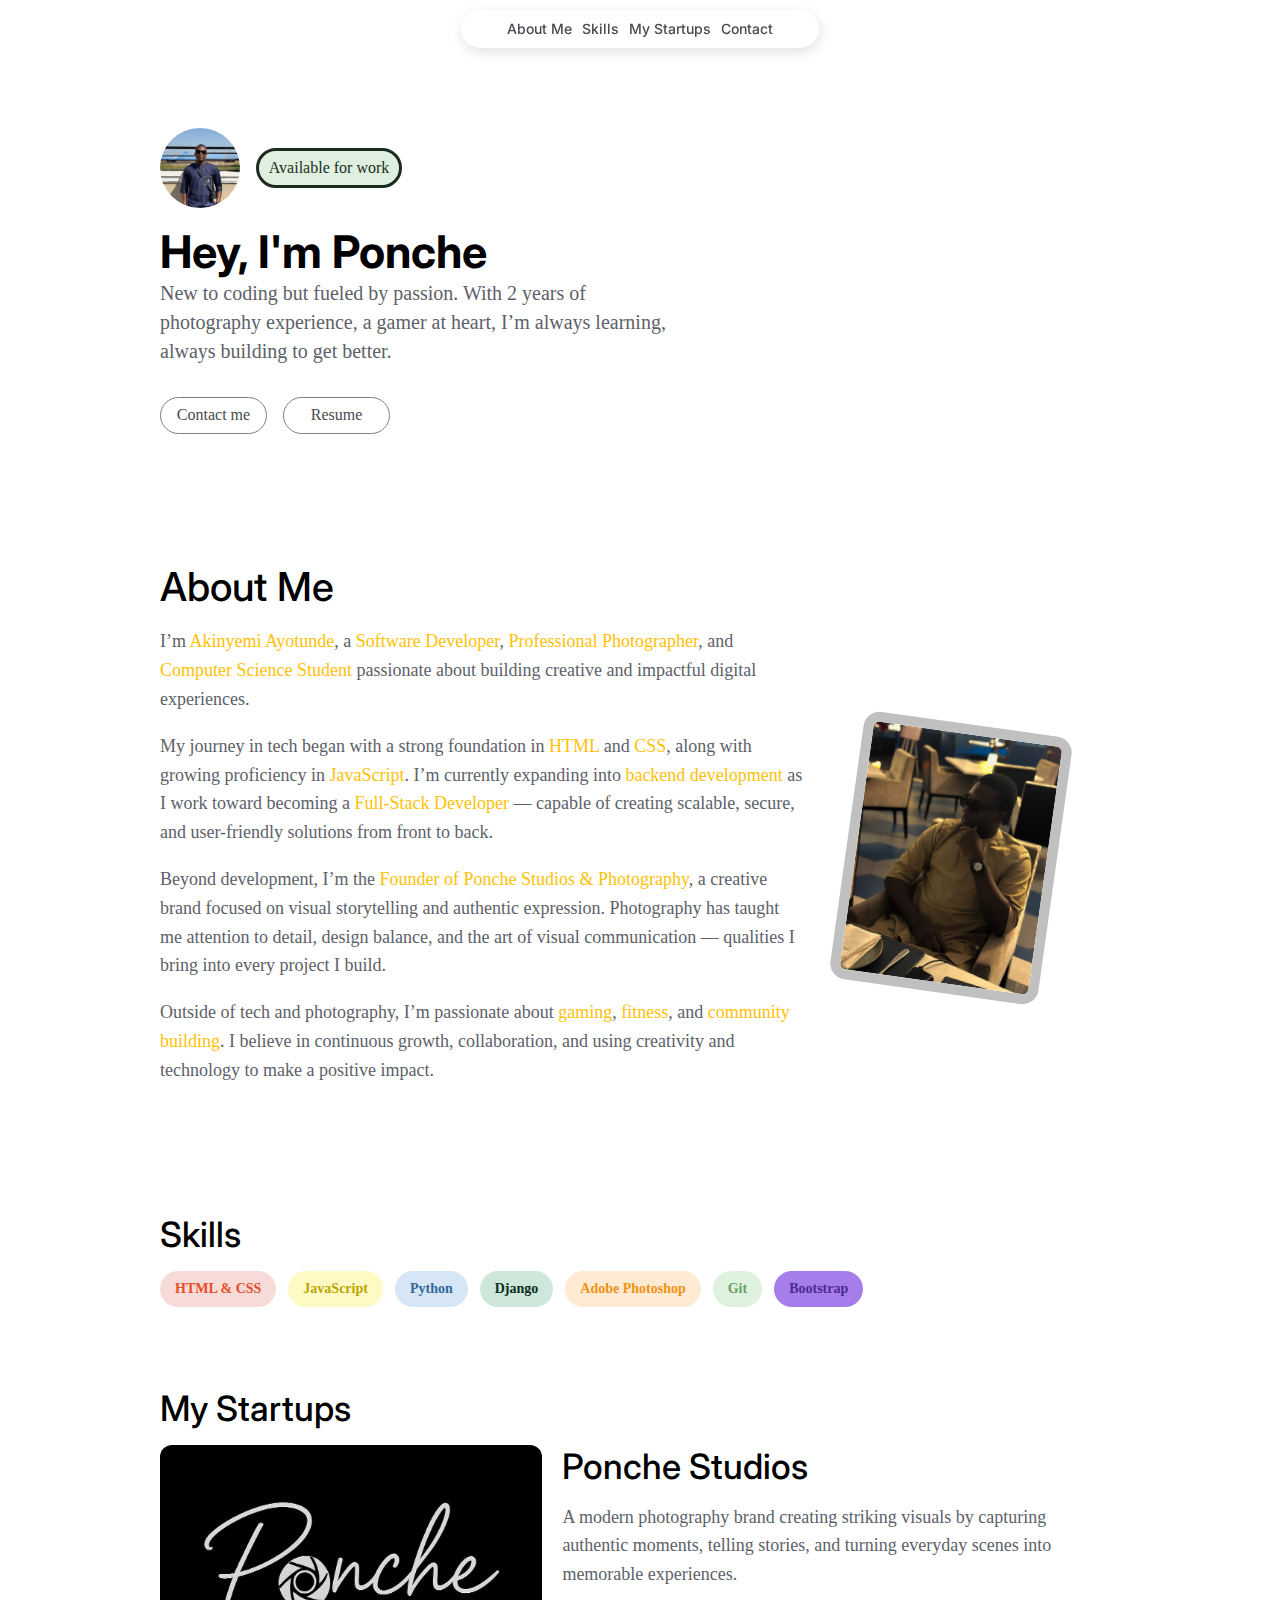
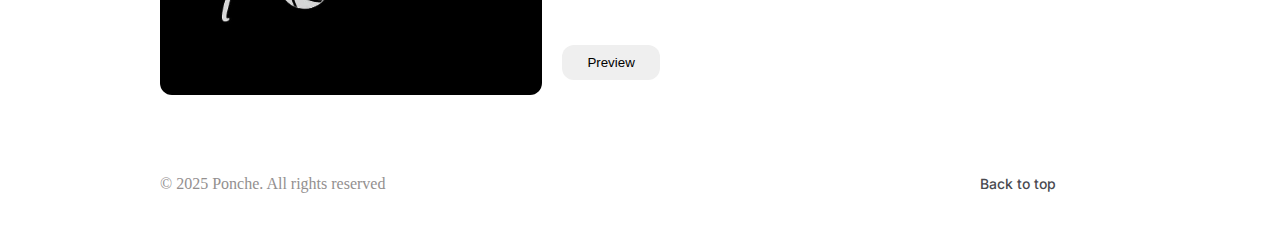
<file: index.html>
<!DOCTYPE html>
<html lang="en">
  <head>
    <meta charset="UTF-8" />
    <meta name="viewport" content="width=device-width, initial-scale=1.0" />
    <title>Ponche Portfolio</title>
    <link rel="stylesheet" href="./ponche.css" />
    <link rel="preconnect" href="https://fonts.googleapis.com" />
    <link rel="preconnect" href="https://fonts.gstatic.com" crossorigin />
    <link
      href="https://fonts.googleapis.com/css2?family=Inter:ital,opsz,wght@0,14..32,100..900;1,14..32,100..900&family=Poppins:ital,wght@0,100;0,200;0,300;0,400;0,500;0,600;0,700;0,800;0,900;1,100;1,200;1,300;1,400;1,500;1,600;1,700;1,800;1,900&display=swap"
      rel="stylesheet"
    />
    <link
      href="https://cdn.boxicons.com/3.0.3/fonts/brands/boxicons-brands.min.css"
      rel="stylesheet"
    />
  </head>
  <body>
    <div id="top"></div>
    <!-- header -->
    <div class="nav">
      <ul>
        <li><a href="#abt">About Me</a></li>
        <li><a href="#skl">Skills</a></li>
        <li><a href="#st">My Startups</a></li>
        <li><a href="#">Contact</a></li>
      </ul>
    </div>
    <!-- First section -->
    <div class="section-1">
      <div class="section-1-top">
        <img
          src="./assets/WhatsApp Image 2025-11-10 at 17.37.51_a40a2a2e.jpg"
          alt=""
        />
        <div class="link">
          <a
            href="https://www.linkedin.com/in/ayo-isaac-33b41738a?utm_source=share&utm_campaign=share_via&utm_content=profile&utm_medium=ios_app"
            >Available for work</a
          >
        </div>
      </div>
      <h1>Hey, I'm Ponche</h1>
      <p>
        New to coding but fueled by passion. With 2 years of photography
        experience, a gamer at heart, I’m always learning, always building to
        get better.
      </p>
      <div class="contact-link">
        <div class="contact"><a href="">Contact me</a></div>
        <div class="resume"><a href="">Resume</a></div>
        <ul>
          <li>
            <a href="https://www.linkedin.com/in/ayo-isaac-33b41738a?utm_source=share&utm_campaign=share_via&utm_content=profile&utm_medium=ios_app"
              ><i class="bxl bx-linkedin-square" style="font-size: 2rem"></i>
            </a>
          </li>
          <li>
            <a href="https://x.com/director_ponche?s=21"
              ><i class="bxl bx-twitter-x" style="font-size: 2rem"></i>
            </a>
          </li>
          <li>
            <a
              href="https://www.instagram.com/big.ponche?igsh=MWN1N3NqaDU2YWY1MQ%3D%3D&utm_source=qr"
              ><i class="bxl bx-instagram-alt" style="font-size: 2rem"></i>
            </a>
          </li>
          <li>
            <a href="https://www.tiktok.com/@ponche.yn?_r=1&_t=ZS-91I1nIezLVd"
              ><i class="bxl bx-tiktok" style="font-size: 2rem"></i>
            </a>
          </li>
          <li>
            <a href="https://github.com/ayoisaac306-pixel"
              ><i
                class="bxl bx-github"
                style="color: black; font-size: 2rem"
              ></i>
            </a>
          </li>
        </ul>
      </div>
    </div>
    <!-- About me section -->
    <div class="about" id="abt">
      <h2>About Me</h2>
      <div class="about-card">
        <div>
          <p>
            I’m <span>Akinyemi Ayotunde</span>, a
            <span>Software Developer</span>,
            <span>Professional Photographer</span>, and
            <span>Computer Science Student</span> passionate about building
            creative and impactful digital experiences.
          </p>
          <br />
          <p>
            My journey in tech began with a strong foundation in
            <span>HTML</span> and <span>CSS</span>, along with growing
            proficiency in <span>JavaScript</span>. I’m currently expanding into
            <span>backend development</span> as I work toward becoming a
            <span>Full-Stack Developer</span> — capable of creating scalable,
            secure, and user-friendly solutions from front to back.
          </p>
          <br />
          <p>
            Beyond development, I’m the
            <span>Founder of Ponche Studios & Photography</span>, a creative
            brand focused on visual storytelling and authentic expression.
            Photography has taught me attention to detail, design balance, and
            the art of visual communication — qualities I bring into every
            project I build.
          </p>
          <br />
          <p>
            Outside of tech and photography, I’m passionate about
            <span>gaming</span>, <span>fitness</span>, and
            <span>community building</span>. I believe in continuous growth,
            collaboration, and using creativity and technology to make a
            positive impact.
          </p>
        </div>
        <img
          src="./assets/WhatsApp Image 2025-11-11 at 22.21.38_0c920782.jpg"
          alt=""
        />
      </div>
    </div>

    <!-- skills section -->
    <div class="skill-card" id="skl">
      <h2>Skills</h2>
      <div class="skills">
        <div class="skill html">HTML & CSS</div>
        <div class="skill js">JavaScript</div>
        <div class="skill python">Python</div>
        <div class="skill django">Django</div>
        <div class="skill photoshop">Adobe Photoshop</div>
        <div class="skill git">Git</div>
        <div class="skill bootstrap">Bootstrap</div>
      </div>
    </div>

    <!-- Startup section -->
    <div class="start" id="st">
      <h2>My Startups</h2>
      <div class="st-card">
        <img
          src="./assets/WhatsApp Image 2025-11-17 at 14.23.22_f1a9a96c.jpg"
          alt=""
        />
        <div>
          <h3>Ponche Studios</h3>
          <p>
            A modern photography brand creating striking visuals by capturing
            authentic moments, telling stories, and turning everyday scenes into
            memorable experiences.
          </p>
          <button class="btn">Preview</button>
        </div>
      </div>
    </div>

    <!-- footer -->
    <footer class="footer">
      <p>&copy; 2025 Ponche. All rights reserved</p>
      <a href="#top">Back to top</a>
    </footer>
    <script src="./script.js"></script>
  </body>
</html>
</file>
<file: ponche.css>
*{
    padding: 0;
    margin: 0;
}
:root{
    --black-: hsl(215, 12%, 7%);
    --white-: hsl(0, 0%, 100%);
    --blue-:hsl(215, 89,61);
    --light-grey: hsl(224, 6%, 39%);
}
body{
    background: hsl(210, 60, 90)
}
.nav{
    width: 27%;
    background: inherit;
    box-shadow: 1px 4px 12px rgba(202, 199, 199, 0.5);
    backdrop-filter: blur(4px);
    position: sticky;
    top: 0;
    z-index: 1000;
    display: flex;
    justify-content: center;
    border-radius: 10rem;
    margin: 10px auto;
    padding: 10px 6px;
   
}
.nav ul{
    display: flex;
    gap: 10px;
}
.nav ul li{
    list-style: none;
    
}
.nav ul li a{
    text-decoration: none;
    font-family: "Inter", sans-serif;
    font-weight: 500;
    font-size: 14px;
    color: hsl(230, 4%, 30%);
}
.nav ul li a:hover{
    color: #3b82f6;
}
.section-1{
    width: 40%;
    margin: 5rem 10rem;
}
.section-1-top{
    display: flex;
    align-items: center;
    gap: 1rem;
}
.section-1-top img{
    display: block;
    width: 80px;
    height: 80px;
    border-radius: 50%;
    object-fit: cover;
}
.link{
    width: 130px;
    padding: 8px 5px;
    background: hsl(120, 36%, 91%);
    display: flex;
    justify-content: center;
    border: solid hsl(120, 22%, 14%);
    border-radius:  10rem;
    animation: morph 5s infinite alternate;
    transition: transform 0.2s ease;
}
.link:hover{
    transform: scale(1.04);
}
@keyframes morph{
    0%{
        border-radius: 10rem;
    }
    25%{
        border-radius: 5rem 15rem 8rem 12rem;
    }
    50% {
    border-radius: 12rem 8rem 15rem 5rem;
    }
    75% {
    border-radius: 7rem 12rem 10rem 10rem;
    }
    100% {
    border-radius: 10rem;
    }
}
.link a{
    text-decoration: none;
    color: hsl(120, 22%, 14%);
}
.section-1 h1{
    font-family: "Inter", sans-serif;
    font-weight: 700;
    font-size: 45px;
    margin-top: 1rem;
}
.section-1 p{
    color: var(--light-grey);
    font-weight: 400;
    font-size: 20px;
    line-height: 1.8rem;
}
.contact-link{
    display: flex;
    gap: 1rem;
    margin-top: 2rem;
}
.contact{
    width: 95px;
    padding: 8px 5px;
    display: flex;
    justify-content: center;
    background: white;
    border: solid grey 1px;
    border-radius: 10rem;
    cursor: pointer;
}
.contact:hover{
    background: var(--black-);
}
.contact a{
    text-decoration: none;
    color: hsl(230, 4%, 30%);;
}
.contact a:hover{
    color: var(--white-);
}
.resume{
    width: 95px;
    padding: 8px 5px;
    display: flex;
    justify-content: center;
    background: white;
    border: solid grey 1px;
    border-radius: 10rem;
    cursor: pointer;
}
.resume:hover{
    background: var(--black-);
}
.resume a{
    text-decoration: none;
    color: hsl(230, 4%, 30%);;
}
.resume a:hover{
    color: var(--white-);
}
.contact-link ul li{
    display: inline;
    list-style: none;
    
}
.contact-link ul li a{
    text-decoration: none;
    color: black;
    margin-right: 10px ; 
    transition: transform 0.3s ease;
}
.contact-link ul li a i:hover{
    transform: scale(1.1);
}
.about{
    width: 70%;
    margin: 8rem 10rem;
}
.about h2{
    font-family: "Inter", sans-serif;
    font-weight: 500;
    font-size: 40px;
    margin-bottom: 1rem;
}
.about-card{
    display: flex;
    gap: 1.5rem;
}
.about-card p{
    color: var(--light-grey);
    font-weight: 400;
    font-size: 18px;
    line-height: 1.8rem;
}
.about-card p span{
    color: #ffc107;
}
.about-card img{
    width: 250px;
    height: 250px;
    margin-top: 6rem;
    margin-left: 1rem;
    border: solid 10px silver;
    border-radius: 1rem;
    transform: rotate(8deg);
}
.skill-card{
    width: 70%;
    margin: 5rem 10rem;
}
.skill-card h2{
    font-family: "Inter", sans-serif;
    font-weight: 500;
    font-size: 35px;
    margin-bottom: 1rem;
}
.skills{
    display: flex;
    gap: 12px;
    text-align: center;
}
.skill{
    display: inline-block;
    padding: 10px 15px;
    border-radius: 50px;
    font-weight: bold;
    font-size: 14px;
    text-align: center;
}
.html{
    background: #f7dbd9;
    color: #e44d26;
}
.js{
    background: #fff9c4;
    color: #baa500;
}
.python{
    background: #d6e6f6;
    color: #306998;
}
.django{
    background: #cfe6db;
    color: #092e20;
}
.photoshop{
    background: #ffebd4;
    color: #f29111;
}
.git{
    background: #dff2e0;
    color: #68a063;
}
.bootstrap{
    background: #a57eec;
    color: #4b2a91;
}
.start{
    width: 70%;
    margin: 5rem 10rem;
}
.start h2{
    font-family: "Inter", sans-serif;
    font-weight: 500;
    font-size: 35px;
    margin-bottom: 1rem;
}
.st-card{
    display: flex;
    flex: 1;
    gap: 20px;
    overflow: hidden;
}
.st-card img{
    width: 100%;
    height: 250px;
    object-fit: cover;
    border-radius: 12px;
}
.st-card div h3{
    font-family: "Inter", sans-serif;
    font-weight: 500;
    font-size: 35px;
    margin-bottom: 1rem;
}
.st-card div p{
    color: var(--light-grey);
    font-weight: 400;
    font-size: 18px;
    line-height: 1.8rem;
}
.btn{
    margin-top: 3.5rem;
    padding: 10px 25px;
    border: none;
    border-radius: 12px;
    transition: background-color 2 ease, color 2 ease;
}
.btn:hover{
    background-color: black;
    color: white;
}
.footer{
    width: 70%;
    margin: 2rem 10rem;
    display: flex;
    justify-content: space-between;
    text-align: center;
}
.footer p{
    margin: 0 0 10px 0;
    color: #938f8f;
}
.footer a{
    text-decoration: none;
    font-family: "Inter", sans-serif;
    font-weight: 500;
    font-size: 14px;
    margin: 0 0 10px 0;
    color: hsl(230, 4%, 30%);
}
.footer a:hover{
    color: #3b82f6;
}


@media (max-width: 600px) {

  /* FULL-WIDTH NAV */
  .nav {
    width: 100%;
    border-radius: 10rem;
    margin-top: 5px;
    padding: 15px 0;
  }

  .nav ul {
    justify-content: space-around;
    width: 100%;
  }

  /* SECTION-1 */
  .section-1 {
    width: 100%;
    margin: 3rem auto;
    padding: 0 1rem;
    text-align: center;
  }

  .section-1-top {
    flex-direction: column;
  }

  /* FIX CONTACT + RESUME BUTTONS */
  .contact-link {
    flex-direction: column;
    align-items: center;
    gap: 1rem;
  }

  .contact,
  .resume {
    width: 70%;
    max-width: 250px;
  }

  /* ABOUT ME */
  .about {
    width: 100%;
    margin: 4rem auto;
    padding: 0 1rem;
  }

  .about-card {
    flex-direction: column-reverse;  /* IMAGE ON TOP */
    text-align: center;
  }

  .about-card img {
    margin: 0 auto 2rem auto;
    transform: none;
  }

  /* SKILLS */
  .skill-card {
    width: 100%;
    margin: 5rem auto;
    padding: 0 1rem;
  }

  .skills {
    flex-wrap: wrap;
    justify-content: center;
  }

  /* STARTUP SECTION */
  .start {
    width: 100%;
    margin: 4rem auto;
    padding: 0 1rem;
  }

  .st-card {
    flex-direction: column;
  }

  /* FOOTER */
  .footer {
    width: 100%;
    margin: 3rem auto;
    padding: 0 1rem;
    flex-direction: column;
    gap: 1rem;
    text-align: center;
  }
}
</file>
